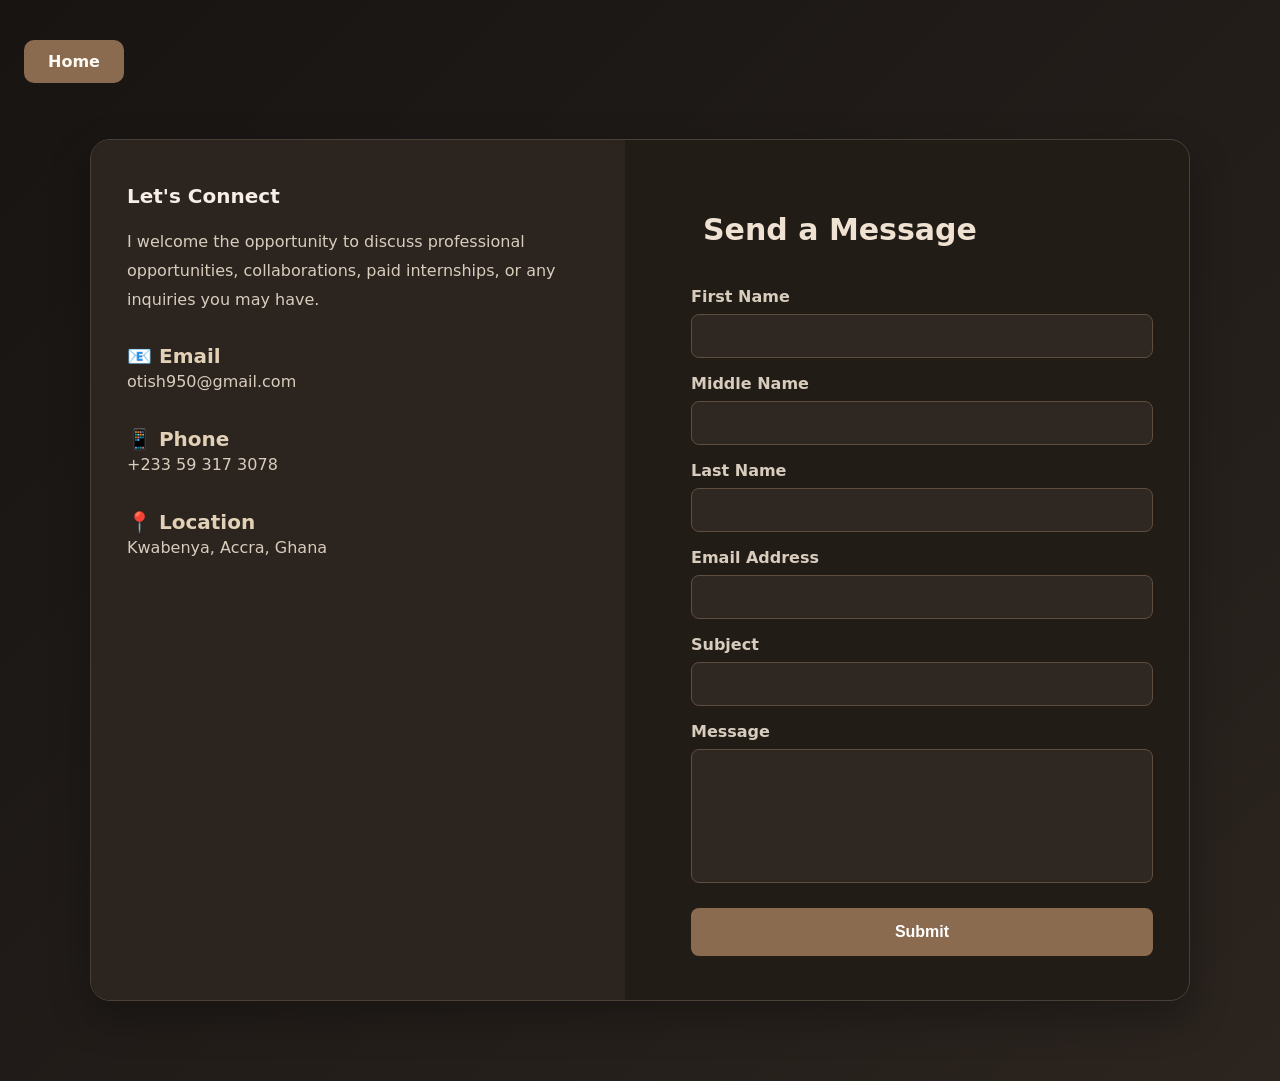
<file: pages/contact.html>
<!DOCTYPE html>
<html lang="en">

<head>
    <meta charset="UTF-8">
    <meta name="viewport" content="width=device-width, initial-scale=1.0">
    <title>Contact Me</title>
    <link rel="stylesheet" href="../src/style.css">
</head>

<body>
    <a href="../index.html" class="btn">Home</a>

    <div class="contact-container">
        <div class="contact-info">
            <h1>Let's Connect</h1>
            <p>I welcome the opportunity to discuss professional opportunities, collaborations, paid internships, or any inquiries you may
                have.</p>

            <div class="info">
                <h3>📧 Email</h3>
                <p>otish950@gmail.com</p>
            </div>

            <div class="info">
                <h3>📱 Phone</h3>
                <p>+233 59 317 3078</p>
            </div>

            <div class="info">
                <h3>📍 Location</h3>
                <p>Kwabenya, Accra, Ghana</p>
            </div>
        </div>

        <div class="contact-form">
            <h2>Send a Message</h2>

            <form>
                <label>First Name</label>
                <input type="text" required>

                <label>Middle Name</label>
                <input type="text">

                <label>Last Name</label>
                <input type="text" required>

                <label>Email Address</label>
                <input type="email" required>

                <label>Subject</label>
                <input type="text" required>

                <label>Message</label>
                <textarea rows="6" required></textarea>

                <button type="submit">Submit</button>
            </form>
        </div>
    </div>
</body>

</html>
</file>
<file: src/style.css>
* {
    margin: 0;
    padding: 0;
    box-sizing: border-box;
}

body {
    font-family: Inter, system-ui, -apple-system, BlinkMacSystemFont, "Segoe UI", sans-serif;
    background: linear-gradient(135deg, #171412 0%, #2b241f 100%);
    color: #f4efe9;
    padding: 24px;
}

.container {
    width: 90%;
    max-width: 980px;
    margin: 36px auto;
    background: #221c17;
    padding: 40px;
    border: 1px solid #4b4037;
    border-radius: 24px;
    box-shadow: 0 20px 48px rgba(0, 0, 0, 0.3);
}

.header {
    display: flex;
    align-items: center;
    gap: 32px;
    margin-bottom: 28px;
}

.header img {
    width: 170px;
    height: 170px;
    border-radius: 50%;
    object-fit: cover;
    background: #3d332d;
    padding: 8px;
    border: 2px solid #8b7766;
}

h1 {
    color: #f7efe7;
    font-size: 20px;
    margin-bottom: 10px;
}

h2 {
    color: #f0e2d2;
    margin-top: 28px;
    margin-bottom: 12px;
    padding-left: 12px;
    font-size: 30px;
}

h3 {
    color: #e3d1b7;
    margin-top: 18px;
    font-size: 20px;
}

p {
    margin-bottom: 10px;
    line-height: 1.75;
    color: #d8cdbd;
}

ul {
    margin-left: 26px;
    margin-top: 10px;
}

li {
    font-size: 16px;
    line-height: 1.8;
    color: #d8cdbd;
}

hr {
    margin: 32px 0;
    border: none;
    height: 1px;
    background: #6a584d;
}

.name-banner {
    background: linear-gradient(135deg, #2f2722 0%, #40362d 100%);
    padding: 18px 24px;
    border-radius: 16px;
    border-left: 4px solid #a8896b;
    flex: 1;
}

.name-banner h1 {
    margin: 0 0 8px;
    color: #f7efe7;
    font-size: 26px;
}

.portfolio-section {
    margin-top: 10px;
}

.portfolio-heading {
    display: flex;
    justify-content: space-between;
    align-items: center;
    gap: 16px;
    margin-bottom: 18px;
}

.portfolio-badge {
    background: #5d4839;
    color: #f7efe7;
    padding: 8px 14px;
    border-radius: 999px;
    font-size: 13px;
    font-weight: 700;
    letter-spacing: 0.04em;
    text-transform: uppercase;
}

.portfolio {
    display: grid;
    grid-template-columns: repeat(3, minmax(0, 1fr));
    gap: 20px;
}

.card {
    background: linear-gradient(145deg, #302720 0%, #241d18 100%);
    border-radius: 20px;
    box-shadow: 0 12px 28px rgba(0, 0, 0, 0.28);
    overflow: hidden;
    border: 1px solid #5e4f41;
    transition: transform 0.25s ease, box-shadow 0.25s ease;
}

.card:hover {
    transform: translateY(-6px);
    box-shadow: 0 16px 34px rgba(0, 0, 0, 0.34);
}

.card img {
    width: 100%;
    height: 200px;
    object-fit: cover;
    display: block;
}

.card-content {
    padding: 18px 20px 20px;
}

.card-content h3 {
    margin-top: 0;
    margin-bottom: 8px;
}

.portfolio-section a,
.portfolio-link,
.portfolio-link:hover,
.portfolio-note-link,
.portfolio-note-link:hover {
    color: inherit !important;
    text-decoration: none !important;
    border-bottom: none !important;
}

.portfolio-link {
    display: block;
}

.reference {
    padding: 20px;
    display: flex;
    flex-direction: column;
    justify-content: space-between;
}

.btn {
    display: inline-block;
    margin-top: 16px;
    padding: 12px 24px;
    background: #8a6b4f;
    color: #fffaf3;
    text-decoration: none;
    border-radius: 10px;
    font-weight: 600;
    transition: background 0.25s ease, transform 0.2s ease;
}

.btn:hover {
    background: #6d533f;
    transform: translateY(-1px);
}

.project-note {
    background: linear-gradient(135deg, #8a6b4f 0%, #6d533f 100%);
    color: #f7efe7;
    padding: 12px 16px;
    border-radius: 12px;
    font-weight: 700;
    text-align: center;
    margin-bottom: 16px;
    letter-spacing: 0.03em;
}

.project-note a {
    color: inherit;
    text-decoration: none;
}

.project-note:hover {
    background: linear-gradient(135deg, #6d533f 0%, #8a6b4f 100%);
}

.contact-container {
    max-width: 1100px;
    margin: 56px auto;
    display: flex;
    flex-wrap: wrap;
    gap: 30px;
    background: #221c17;
    border-radius: 20px;
    overflow: hidden;
    box-shadow: 0 16px 40px rgba(0, 0, 0, 0.28);
    border: 1px solid #4b4037;
}

.contact-info {
    flex: 1 1 320px;
    background: #2b241f;
    color: #f4efe9;
    padding: 44px 36px;
}

.contact-info h1 {
    margin-bottom: 20px;
}

.contact-info p {
    line-height: 1.8;
}

.info {
    margin-top: 30px;
}

.contact-form {
    flex: 1 1 320px;
    padding: 44px 36px;
}

.contact-form h2 {
    color: #f0e2d2;
    margin-bottom: 24px;
}

form {
    display: flex;
    flex-direction: column;
}

label {
    font-weight: 600;
    color: #d8cdbd;
    margin-top: 16px;
    margin-bottom: 8px;
}

input,
textarea,
select {
    width: 100%;
    padding: 14px 16px;
    border: 1px solid #5f4e3f;
    border-radius: 12px;
    background: #2f2722;
    color: #f4efe9;
    font-size: 15px;
}

input:focus,
textarea:focus,
select:focus {
    outline: none;
    border-color: #a8896b;
    box-shadow: 0 0 0 4px rgba(168, 137, 107, 0.2);
}

button,
input[type="submit"] {
    margin-top: 24px;
    padding: 14px 22px;
    border: none;
    border-radius: 12px;
    background: #8a6b4f;
    color: #fffaf3;
    font-weight: 700;
    cursor: pointer;
    transition: background 0.25s ease;
}

button:hover,
input[type="submit"]:hover {
    background: #6d533f;
}

@media (max-width: 860px) {
    .header {
        flex-direction: column;
        text-align: center;
    }

    .portfolio-heading {
        flex-direction: column;
        align-items: flex-start;
    }

    .portfolio {
        grid-template-columns: 1fr;
    }

    .contact-container {
        flex-direction: column;
    }
}

input,
textarea {
    padding: 12px;
    border: 1px solid #5f4e3f;
    border-radius: 8px;
    font-size: 16px;
}

textarea {
    resize: none;
}

button {
    margin-top: 25px;
    background: #8a6b4f;
    color: white;
    border: none;
    padding: 15px;
    border-radius: 8px;
    font-size: 16px;
    cursor: pointer;
    transition: 0.3s;
}

button:hover {
    background: #6d533f;
}
</file>
